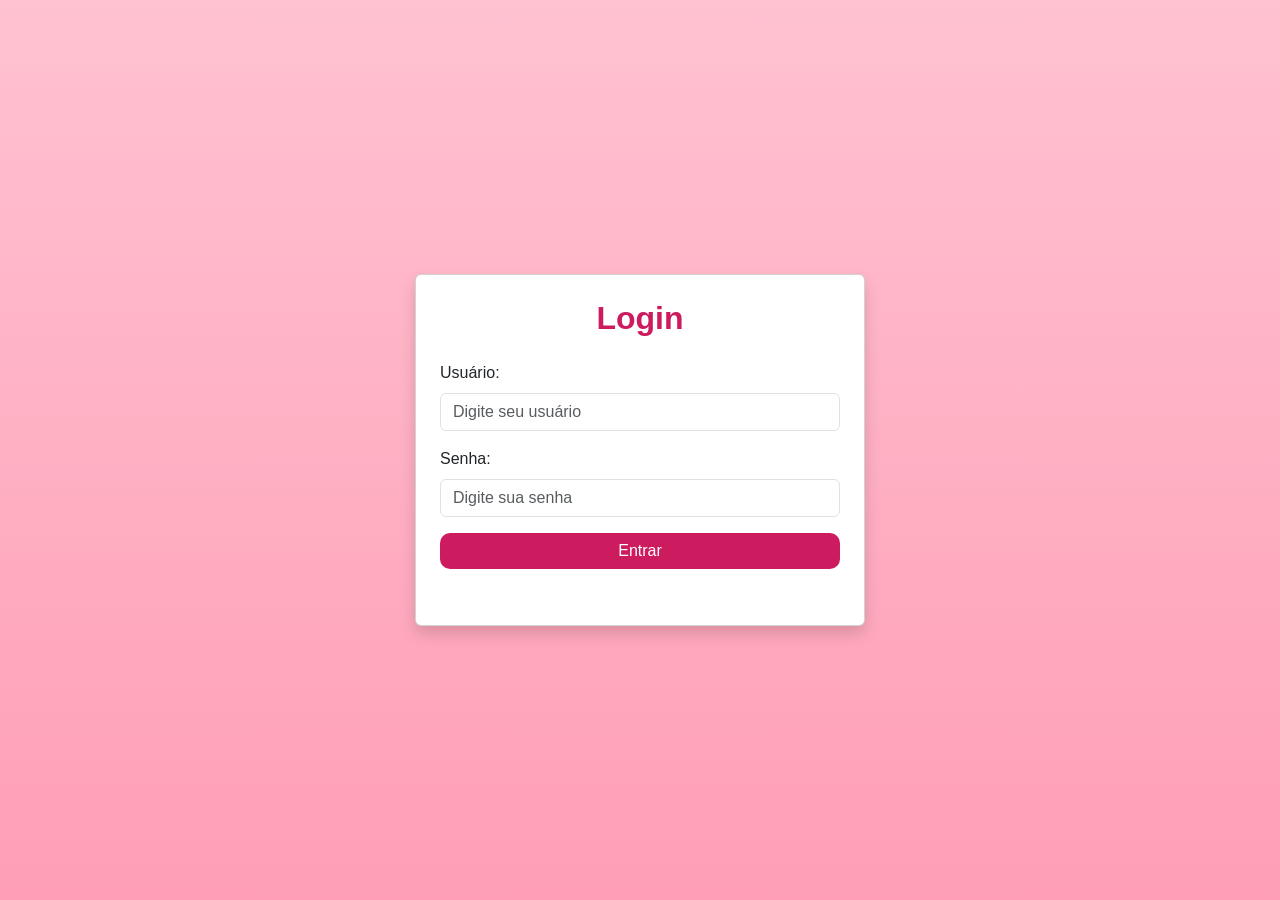
<file: index.html>
<html lang="en">

<head>
    <meta charset="utf-8">
    <meta name="viewport" content="width=device-width, initial-scale=1">
    <title>Bootstrap demo</title>
    <link rel="stylesheet" href="style.css">
    <link href="https://cdn.jsdelivr.net/npm/bootstrap@5.3.8/dist/css/bootstrap.min.css" rel="stylesheet"
        integrity="sha384-sRIl4kxILFvY47J16cr9ZwB07vP4J8+LH7qKQnuqkuIAvNWLzeN8tE5YBujZqJLB" crossorigin="anonymous">
</head>

<body class="login">

    <header>
        <nav></nav>
    </header>

    <main>
        <div class="container d-flex justify-content-center align-items-center vh-100">
            <div class="card shadow p-4 bg-body rounded" style="width: 450px;">

                <h2 class="text-center mb-4" id="titulo">Login</h2>

                <form id="form-login">

                    <div id="c-usuario" class="mb-3">
                        <label for="usuario" class="form-label">Usuário:</label>
                        <input type="text" id="usuario" class="form-control" placeholder="Digite seu usuário" required>
                    </div>

                    <div id="c-senha" class="mb-3">
                        <label for="senha" class="form-label">Senha:</label>
                        <input type="password" id="senha" class="form-control" placeholder="Digite sua senha" required>
                    </div>

                    <div class="d-flex justify-content-center">
                        <button type="submit" class="btn btn-primary mb-3 w-100">Entrar</button>
                    </div>

                </form>

                <div id="mensagem"></div>
                <div class="toggle" id="toggle"></div>

            </div>
        </div>

        <script src="https://cdn.jsdelivr.net/npm/bootstrap@5.3.8/dist/js/bootstrap.bundle.min.js"
            integrity="sha384-FKyoEForCGlyvwx9Hj09JcYn3nv7wiPVlz7YYwJrWVcXK/BmnVDxM+D2scQbITxI"
            crossorigin="anonymous"></script>


            <script src="scripts/script.js"></script>
</body>

</html>
</file>
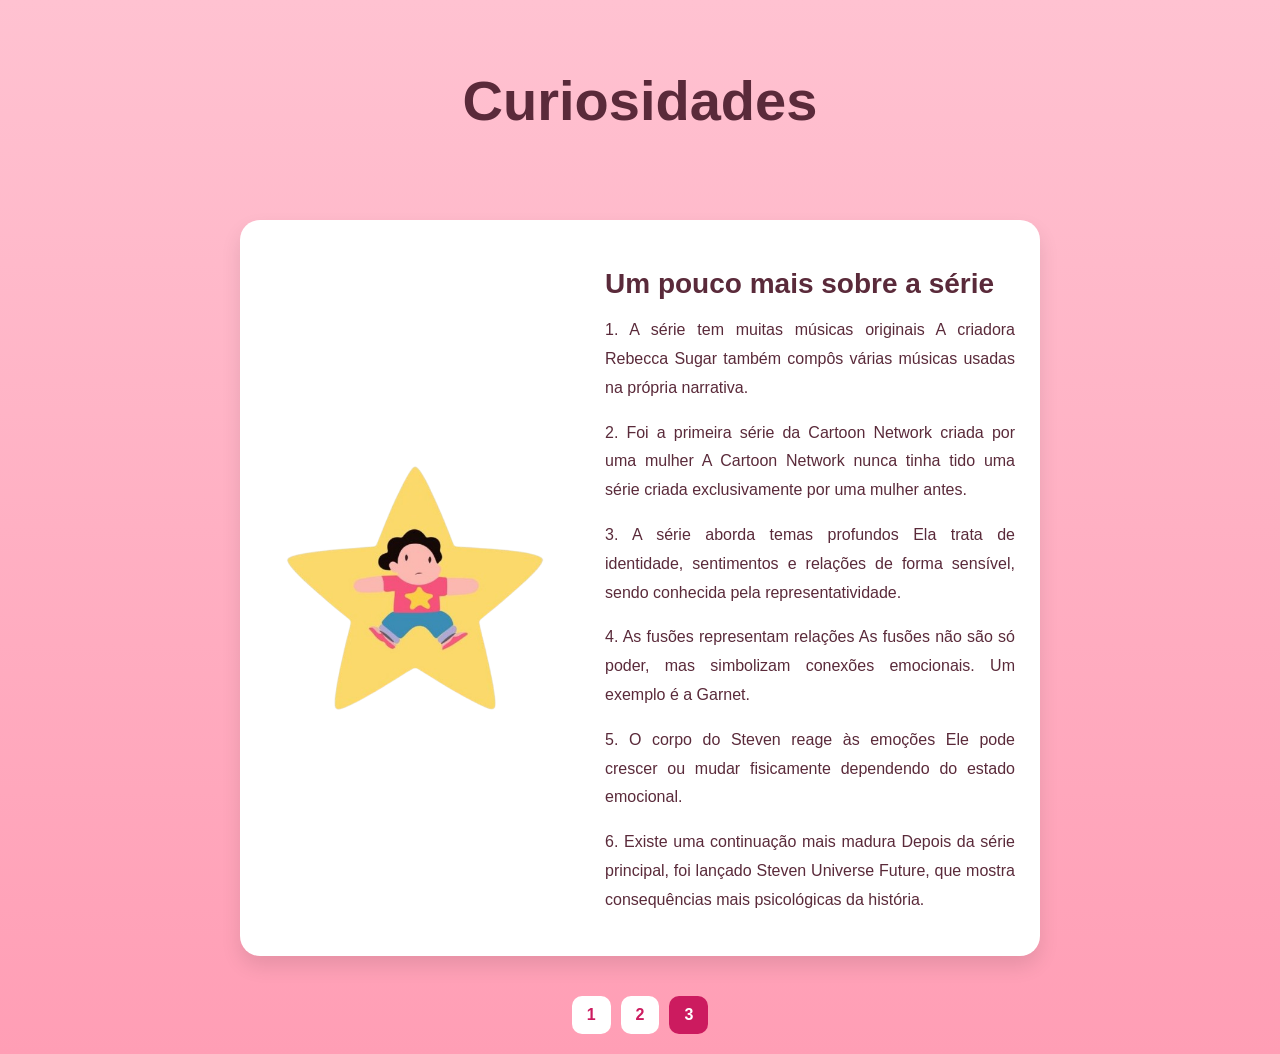
<file: curiosidades.html>
<!DOCTYPE html>
<html lang="pt-br">

<head>
    <meta charset="UTF-8">
    <title>Curiosidades</title>
    <link rel="stylesheet" href="style.css">
</head>

<body class="home">

    <header>
        <h1>Curiosidades</h1>
    </header>

    <main class="container">

        <section class="perfil">
            <img src="assets/steven 3.png" alt="Steven Universe">

            <div class="apresentacao">
                <h2>Um pouco mais sobre a série</h2>

                    <p>1. A série tem muitas músicas originais
                    A criadora Rebecca Sugar também compôs várias músicas usadas na própria narrativa.</p>

                    <p>2. Foi a primeira série da Cartoon Network criada por uma mulher
                    A Cartoon Network nunca tinha tido uma série criada exclusivamente por uma mulher antes.</p>

                    <p>3. A série aborda temas profundos
                    Ela trata de identidade, sentimentos e relações de forma sensível, sendo conhecida pela
                    representatividade.</p>

                    <p>4. As fusões representam relações
                    As fusões não são só poder, mas simbolizam conexões emocionais. Um exemplo é a Garnet.</p>

                    <p>5. O corpo do Steven reage às emoções
                    Ele pode crescer ou mudar fisicamente dependendo do estado emocional.</p>

                    <p>6. Existe uma continuação mais madura
                    Depois da série principal, foi lançado Steven Universe Future, que mostra consequências mais
                    psicológicas da história.
            </div>
        </section>

        <div class="paginacao">
            <a href="home.html">1</a>
            <a href="historia.html">2</a>
            <a href="curiosidades.html" class="ativo">3</a>
        </div>

    </main>

</body>

</html>
</file>
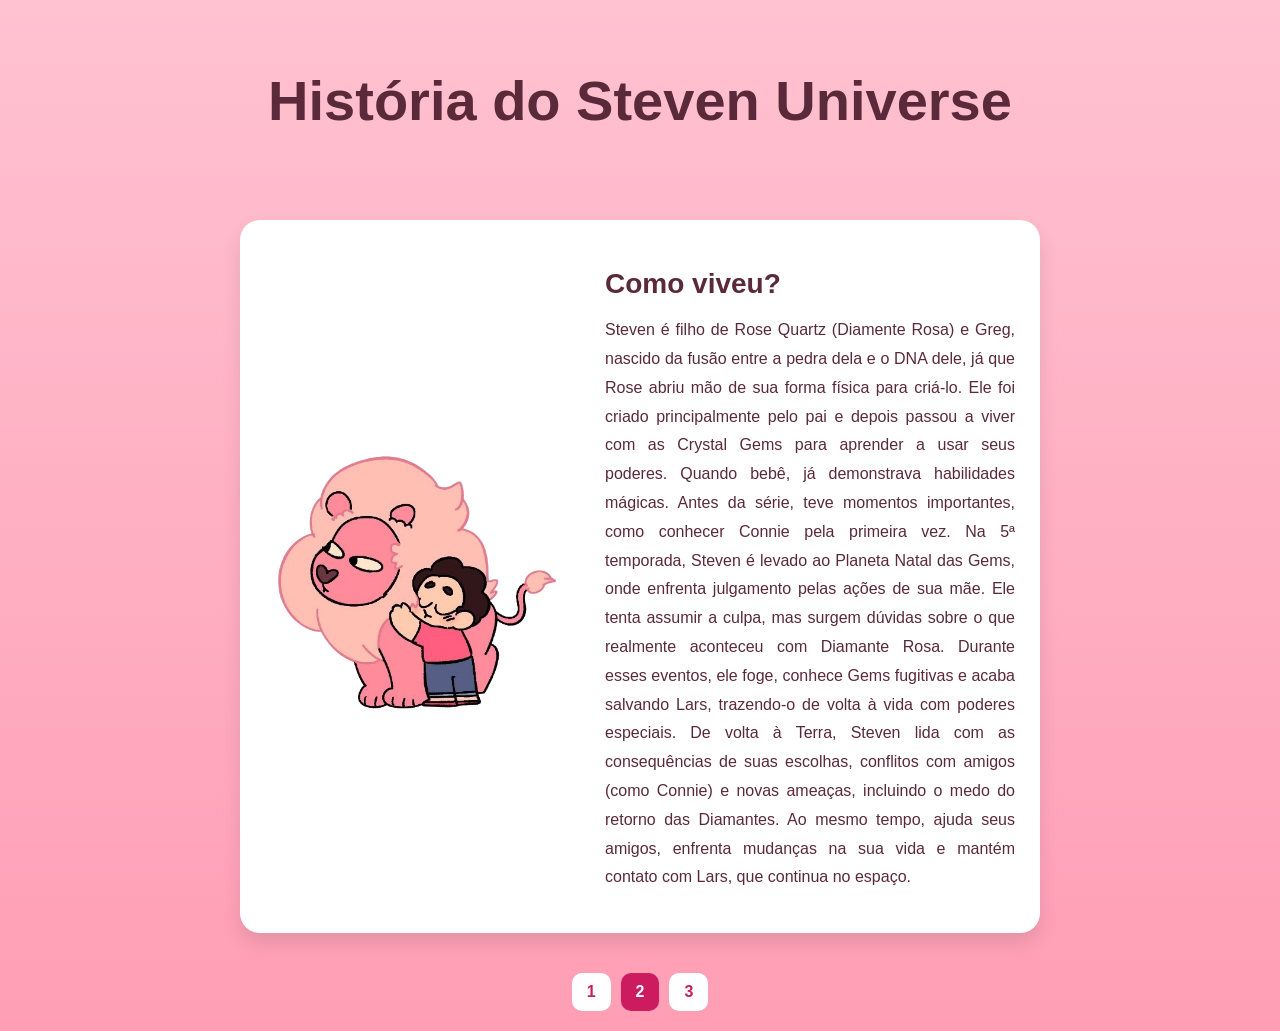
<file: historia.html>
<!DOCTYPE html>
<html lang="pt-br">

<head>
    <meta charset="UTF-8">
    <title>Historia</title>
    <link rel="stylesheet" href="style.css">
</head>

<body class="home">

    <header>
        <h1>História do Steven Universe</h1>
    </header>

    <main class="container">

        <section class="perfil">
            <img src="assets/steven2.png" alt="Steven Universe">

            <div class="apresentacao">
                <h2>Como viveu?</h2>

                <p>
                    Steven é filho de Rose Quartz (Diamente Rosa) e Greg, nascido da fusão entre a pedra dela e o DNA
                    dele, já que Rose abriu mão de sua forma física para criá-lo. Ele foi criado principalmente pelo pai
                    e depois passou a viver com as Crystal Gems para aprender a usar seus poderes.
                    Quando bebê, já demonstrava habilidades mágicas. Antes da série, teve momentos importantes, como
                    conhecer Connie pela primeira vez.
                    Na 5ª temporada, Steven é levado ao Planeta Natal das Gems, onde enfrenta julgamento pelas ações de
                    sua mãe. Ele tenta assumir a culpa, mas surgem dúvidas sobre o que realmente aconteceu com Diamante
                    Rosa. Durante esses eventos, ele foge, conhece Gems fugitivas e acaba salvando Lars, trazendo-o de
                    volta à vida com poderes especiais.
                    De volta à Terra, Steven lida com as consequências de suas escolhas, conflitos com amigos (como
                    Connie) e novas ameaças, incluindo o medo do retorno das Diamantes. Ao mesmo tempo, ajuda seus
                    amigos, enfrenta mudanças na sua vida e mantém contato com Lars, que continua no espaço.
                </p>
            </div>
        </section>

        <div class="paginacao">
            <a href="home.html">1</a>
            <a href="historia.html" class="ativo">2</a>
            <a href="curiosidades.html">3</a>
        </div>

    </main>

</body>

</html>
</file>
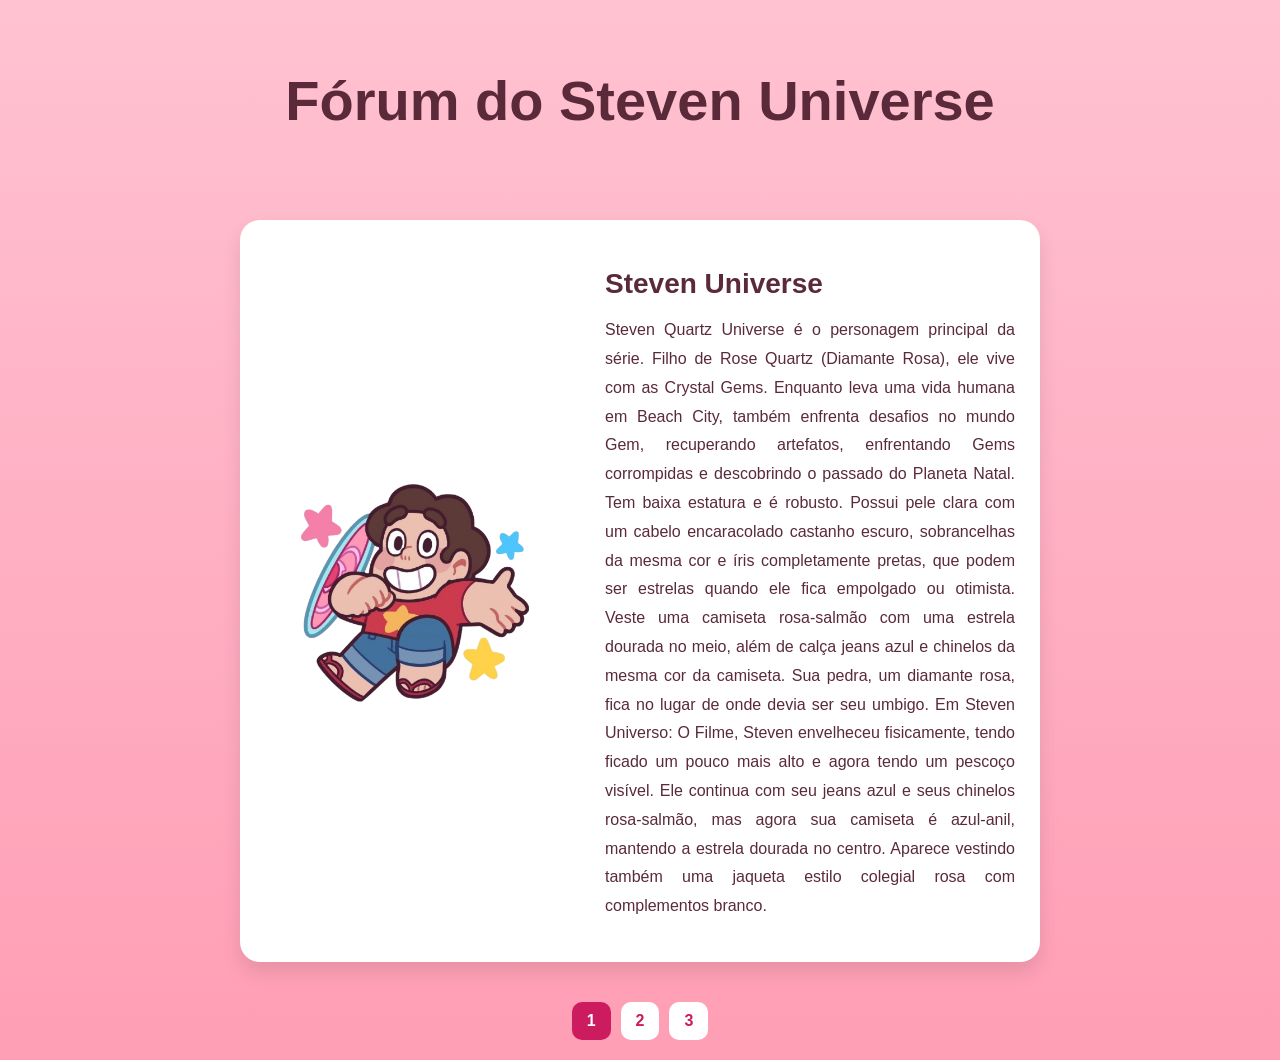
<file: home.html>
<!DOCTYPE html>
<html lang="pt-br">

<head>
    <meta charset="UTF-8">
    <title>Fórum</title>
    <link rel="stylesheet" href="style.css">
</head>

<body class="home">

    <header>
        <h1>Fórum do Steven Universe</h1>
    </header>

    <main class="container">

        <section class="perfil">
            <img src="assets/steven.png" alt="Steven Universe">

            <div class="apresentacao">
                <h2>Steven Universe</h2>

                <p>
                    Steven Quartz Universe é o personagem principal da série.
                    Filho de Rose Quartz (Diamante Rosa), ele vive com as Crystal Gems.
                    Enquanto leva uma vida humana em Beach City, também enfrenta desafios
                    no mundo Gem, recuperando artefatos, enfrentando Gems corrompidas
                    e descobrindo o passado do Planeta Natal. Tem baixa estatura e é robusto. Possui pele clara com um
                    cabelo encaracolado castanho escuro, sobrancelhas da mesma cor e íris completamente pretas, que
                    podem ser estrelas quando ele fica empolgado ou otimista. Veste uma camiseta rosa-salmão com uma
                    estrela dourada no meio, além de calça jeans azul e chinelos da mesma cor da camiseta. Sua pedra, um
                    diamante rosa, fica no lugar de onde devia ser seu umbigo. Em Steven Universo: O Filme, Steven
                    envelheceu fisicamente, tendo ficado um pouco mais alto e agora tendo um pescoço visível. Ele
                    continua com seu jeans azul e seus chinelos rosa-salmão, mas agora sua camiseta é azul-anil,
                    mantendo a estrela dourada no centro. Aparece vestindo também uma jaqueta estilo colegial rosa com
                    complementos branco.
                </p>
            </div>
        </section>

        <div class="paginacao">
            <a href="home.html" class="ativo">1</a>
            <a href="historia.html">2</a>
            <a href="curiosidades.html">3</a>
        </div>

    </main>

</body>

</html>
</file>
<file: style.css>
body {
    margin: 0;
    font-family: 'Segoe UI', sans-serif;
}

.home {
    background: linear-gradient(#ffc2d1, #ff9eb5);
    color: #5a2a3a;
    min-height: 100vh;
}

.home header {
    text-align: center;
    padding: 30px;
    font-size: 28px;
}

.home .container {
    max-width: 800px;
    margin: auto;
    padding: 20px;
}

.home .perfil {
    display: flex;
    gap: 40px;
    align-items: center;
    justify-content: center;
}

.home .apresentacao {
    flex: 1;
    max-width: 600px;
}

.home .perfil img {
    width: 300px;
}

.home .apresentacao {
    text-align: left;
}

.home .apresentacao p {
    line-height: 1.7;
    text-align: justify;
}

.home .paginacao {
    display: flex;
    justify-content: center;
    gap: 10px;
    margin-top: 40px;
}

.home .paginacao a {
    background: white;
    color: #cc1b5f;
    padding: 10px 15px;
    border-radius: 10px;
    text-decoration: none;
    font-weight: bold;
    transition: 0.3s;
}

.home .paginacao a:hover {
    background: #ff9eb5;
    color: white;
}

.home .paginacao .ativo {
    background: #cc1b5f;
    color: white;
}

.curiosidades .perfil img {
    width: 600px;
}

.login {
    background: linear-gradient(#ffc2d1, #ff9eb5);
    font-family: 'Segoe UI', sans-serif;
}

#titulo {
    color: #cc1b5f;
    font-weight: bold;
}

.login .btn-primary {
    background-color: #cc1b5f;
    border: none;
    border-radius: 10px;
    transition: 0.3s;
}

.login .btn-primary:hover {
    background-color: #a0144a;
}

.home .perfil {
    display: flex;
    gap: 40px;
    align-items: center;
    justify-content: center;

    background: white;
    padding: 25px;
    border-radius: 20px;
    box-shadow: 0 10px 20px rgba(0,0,0,0.1);
}

.home .apresentacao h2 {
    font-size: 28px;
    margin-bottom: 10px;
}

.home .apresentacao p {
    line-height: 1.8;
    text-align: justify;
}
</file>
